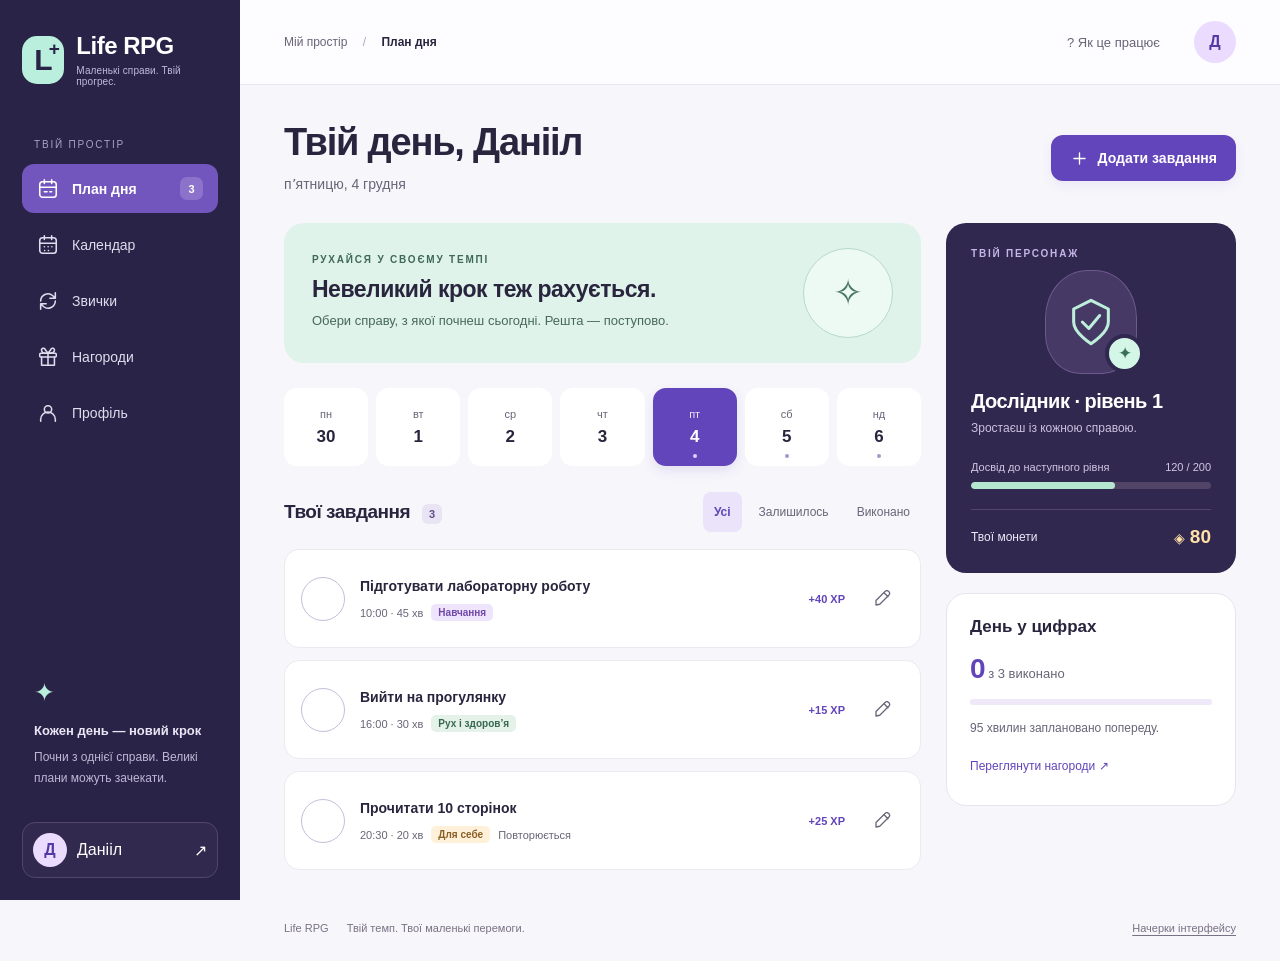
<file: pr3/app/index.html>
<!doctype html>
<html lang="uk">
<head><meta charset="utf-8"><meta name="viewport" content="width=device-width,initial-scale=1"><meta name="theme-color" content="#292347"><meta name="description" content="Life RPG — план дня, звички та власні нагороди за виконані справи."><title>Life RPG — твій план дня</title><link rel="stylesheet" href="styles.css"><script src="app.js" defer></script></head>
<body>
<a class="skip" href="#main">Перейти до вмісту</a>
<div class="app">
 <aside class="sidebar" aria-label="Головна навігація">
  <a class="brand" href="#today"><span class="brand-mark" aria-hidden="true">L<span>+</span></span><span>Life RPG<small>Маленькі справи. Твій прогрес.</small></span></a>
  <div class="nav-label">ТВІЙ ПРОСТІР</div>
  <nav id="nav"></nav>
  <div class="side-note"><span class="spark" aria-hidden="true">✦</span><strong>Кожен день — новий крок</strong><p>Почни з однієї справи. Великі плани можуть зачекати.</p></div>
  <button class="side-profile" data-view="profile"><span class="avatar" id="side-initial">Д</span><span id="side-name">Данііл</span><span aria-hidden="true">↗</span></button>
 </aside>
 <div class="workspace">
  <header class="topbar"><span class="breadcrumb">Мій простір <span>/</span> <strong id="crumb">План дня</strong></span><div class="top-actions"><button class="quiet help-button" id="help-btn" aria-label="Як користуватися Life RPG">? <span>Як це працює</span></button><button class="profile-dot" data-view="profile" aria-label="Відкрити профіль">Д</button></div></header>
  <main id="main" tabindex="-1"><div id="page"></div></main>
  <footer>Life RPG <span>Твій темп. Твої маленькі перемоги.</span><a href="wireframes.html">Начерки інтерфейсу</a></footer>
 </div>
</div>
<dialog id="task-dialog" aria-labelledby="task-dialog-title">
 <form id="task-form">
  <div class="dialog-head"><div><span class="eyebrow">ТВІЙ НАСТУПНИЙ КРОК</span><h2 id="task-dialog-title">Нове завдання</h2></div><button type="button" class="icon-button" data-close="task-dialog" aria-label="Закрити вікно">×</button></div>
  <label>Що хочеш зробити?<input id="task-title" name="title" aria-describedby="task-error" aria-invalid="false" required maxlength="100" placeholder="Наприклад, прочитати 10 сторінок" autocomplete="off"></label>
  <div class="form-row"><label>Дата<input type="date" name="date" id="task-date" required></label><label>Час<input type="time" name="time" value="10:00" required></label></div>
  <div class="form-row"><label>Тривалість, хв<input type="number" name="duration" value="30" min="5" max="480" step="5" required></label><label>Категорія<select name="category"><option value="study">Навчання</option><option value="work">Робота</option><option value="health">Рух і здоров’я</option><option value="personal">Для себе</option></select></label></div>
  <div class="form-row"><label>Повторення<select name="repeat"><option value="none">Не повторювати</option><option value="daily">Щодня</option><option value="weekdays">У будні</option></select></label><label>Складність<select name="difficulty" id="task-difficulty"><option value="easy">Невеликий крок</option><option value="medium" selected>Звичайна справа</option><option value="hard">Потребує зусиль</option></select></label></div>
  <div class="reward-preview" id="reward-preview">За виконання: +25 XP та +5 монет</div>
  <p class="form-error" id="task-error" role="alert"></p>
  <div class="dialog-actions"><button type="button" class="quiet" data-close="task-dialog">Скасувати</button><button class="primary" type="submit">Зберегти завдання</button></div>
 </form>
</dialog>
<dialog id="help-dialog" aria-labelledby="help-title"><div class="dialog-head"><h2 id="help-title">Твій день у Life RPG</h2><button class="icon-button" data-close="help-dialog" aria-label="Закрити підказку">×</button></div><ol class="help-list"><li><strong>Склади посильний план.</strong> Додай справу, час і тривалість.</li><li><strong>Виконай і познач.</strong> За кожне виконання отримаєш досвід та монети.</li><li><strong>Обери відпочинок.</strong> Обмінюй монети на власні нагороди.</li></ol><p class="muted">Це навчальна локальна версія. Дані зберігаються тільки в цьому браузері. Пароль і підключення до мережі не потрібні.</p><button class="primary full" data-close="help-dialog">Почати свій день</button></dialog>
<dialog id="delete-dialog" aria-labelledby="delete-title"><h2 id="delete-title">Видалити завдання?</h2><p>Завдання зникне з плану та майбутніх повторень. Уже отриманий досвід залишиться в історії.</p><div class="dialog-actions"><button class="quiet" data-close="delete-dialog">Залишити</button><button class="danger" id="confirm-delete">Видалити завдання</button></div></dialog>
<div id="toast" class="toast" role="status" aria-live="polite"></div>
<div id="storage-warning" class="storage-warning" hidden role="alert">Браузер не дозволив зберегти зміни. Не закривай сторінку, поки не ввімкнеш локальне сховище.</div>
</body></html>
</file>
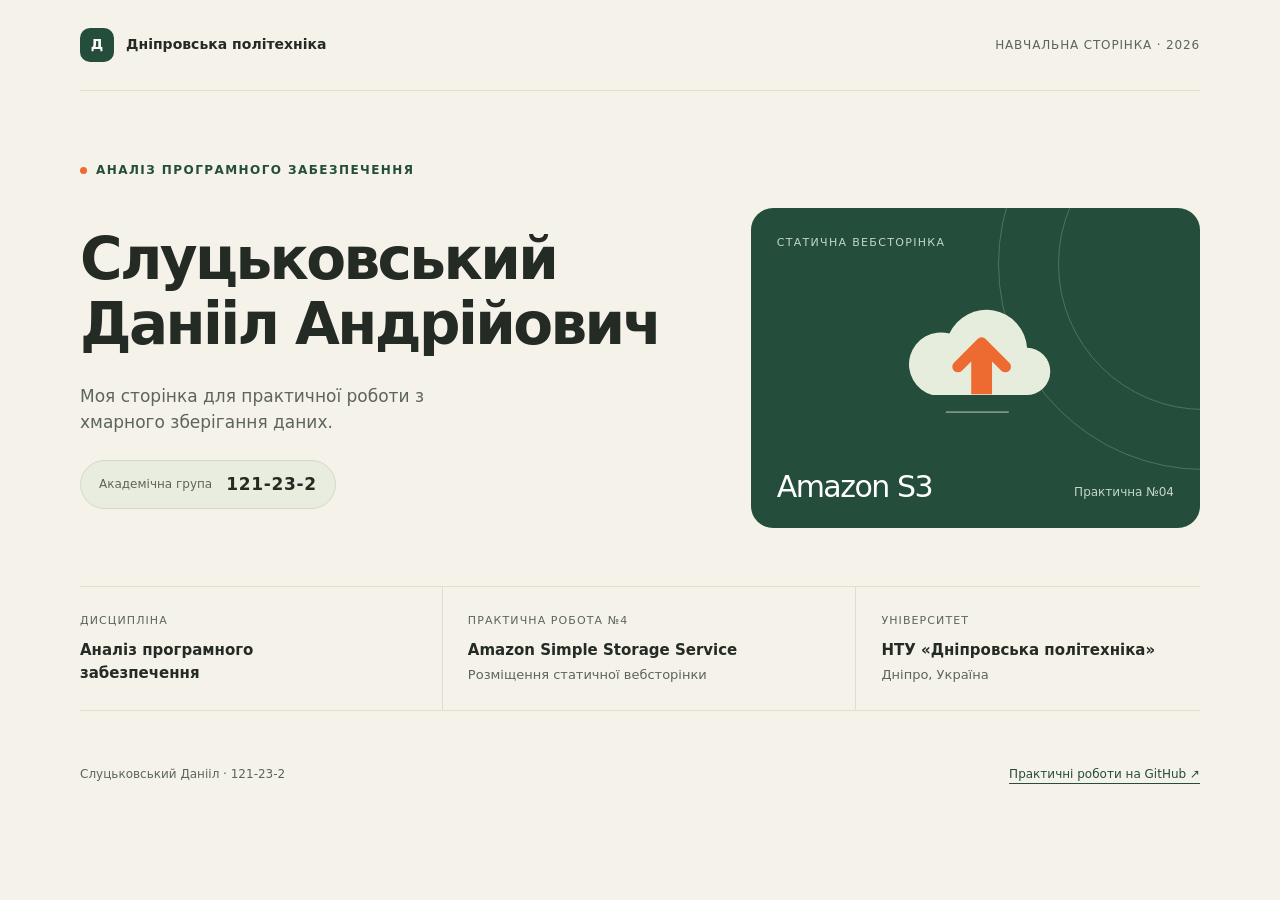
<file: pr4/site/index.html>
<!doctype html>
<html lang="uk">
<head>
  <meta charset="utf-8">
  <meta name="viewport" content="width=device-width, initial-scale=1">
  <meta name="description" content="Навчальна сторінка Слуцьковського Данііла Андрійовича, група 121-23-2. Аналіз програмного забезпечення.">
  <meta name="theme-color" content="#f5f2ea">
  <title>Слуцьковський Данііл | 121-23-2</title>
  <style>
    :root{color-scheme:light;--paper:#f5f2ea;--ink:#242a24;--muted:#5c655c;--line:#deded3;--orange:#ed6b31;--green:#254d3c}
    *{box-sizing:border-box}body{margin:0;background:var(--paper);color:var(--ink);font-family:system-ui,-apple-system,"Segoe UI",sans-serif;line-height:1.55}
    .wrap{width:min(1120px,calc(100% - 80px));margin:auto}header{display:flex;align-items:center;justify-content:space-between;gap:24px;padding:28px 0;border-bottom:1px solid var(--line)}
    .brand{display:flex;gap:12px;align-items:center;font-size:14px;font-weight:650}.mark{width:34px;height:34px;background:var(--green);display:grid;place-items:center;color:white;border-radius:10px}.term{font-size:12px;color:var(--muted);letter-spacing:.07em;text-transform:uppercase}
    main{padding:70px 0 54px}.kicker{display:flex;align-items:center;gap:9px;color:var(--green);font-size:12px;font-weight:700;letter-spacing:.12em;text-transform:uppercase}.dot{width:7px;height:7px;background:var(--orange);border-radius:50%}
    .hero{display:grid;grid-template-columns:1.35fr 1fr;gap:64px;align-items:center;margin:28px 0 58px}h1{font-size:clamp(36px,4.7vw,58px);font-weight:650;line-height:1.13;letter-spacing:-.045em;margin:0 0 25px}h1 span{display:block}.intro{font-size:17px;color:var(--muted);max-width:430px;margin:0 0 25px}.group{display:inline-flex;align-items:center;gap:14px;border:1px solid #d4d8ca;background:#e9eddf;border-radius:100px;padding:10px 18px}.group small{font-size:12px;color:var(--muted)}.group strong{font-size:17px;letter-spacing:.04em}
    .visual{position:relative;min-height:320px;background:var(--green);border-radius:22px;overflow:hidden;display:flex;flex-direction:column;justify-content:space-between;padding:26px;color:#fff}.visual:before,.visual:after{content:"";position:absolute;width:290px;height:290px;border:1px solid #52725e;border-radius:50%;right:-150px;top:-90px}.visual:after{width:410px;height:410px;right:-210px;top:-150px}.visual-top{font-size:11px;letter-spacing:.12em;color:#c4d6c6}.cloud{align-self:center;width:190px;height:142px;z-index:1}.visual-bottom{display:flex;justify-content:space-between;align-items:end;font-size:12px;color:#c4d6c6}.visual-bottom strong{font-size:30px;line-height:1;color:white;font-weight:500;letter-spacing:-.05em}
    .details{display:grid;grid-template-columns:1.05fr 1.2fr 1fr;border-top:1px solid var(--line);border-bottom:1px solid var(--line)}.detail{padding:25px 25px 25px 0}.detail+.detail{border-left:1px solid var(--line);padding-left:25px}.label{display:block;color:var(--muted);font-size:11px;text-transform:uppercase;letter-spacing:.1em;margin-bottom:10px}.value{font-size:15px;font-weight:600}.value em{font-style:normal;color:var(--muted);font-weight:400;display:block;font-size:13px;margin-top:3px}
    footer{display:flex;justify-content:space-between;align-items:center;gap:22px;color:var(--muted);font-size:12px;padding:0 0 30px}a{color:var(--green);text-underline-offset:5px}a:focus-visible{outline:3px solid var(--orange);outline-offset:6px;border-radius:2px}
    @media(max-width:700px){.wrap{width:calc(100% - 40px)}header{padding:21px 0}.brand{font-size:12px}.term{font-size:10px}main{padding:40px 0}.hero{grid-template-columns:1fr;gap:30px;margin:22px 0 35px}h1{font-size:clamp(32px,8vw,47px)}.intro{font-size:16px}.visual{min-height:250px;padding:22px}.cloud{height:110px}.details{grid-template-columns:1fr}.detail{padding:20px 0}.detail+.detail{border-left:0;border-top:1px solid var(--line);padding-left:0}footer{align-items:start;flex-direction:column;gap:10px}.kicker{font-size:10px;letter-spacing:.09em}}
  </style>
</head>
<body>
  <div class="wrap">
    <header>
      <div class="brand"><span class="mark" aria-hidden="true">Д</span>Дніпровська політехніка</div>
      <span class="term">Навчальна сторінка · 2026</span>
    </header>
    <main>
      <div class="kicker"><span class="dot" aria-hidden="true"></span>Аналіз програмного забезпечення</div>
      <div class="hero">
        <section aria-labelledby="student-name">
          <h1 id="student-name"><span>Слуцьковський</span><span>Данііл Андрійович</span></h1>
          <p class="intro">Моя сторінка для практичної роботи з хмарного зберігання даних.</p>
          <div class="group"><small>Академічна група</small><strong>121-23-2</strong></div>
        </section>
        <div class="visual" aria-hidden="true">
          <div class="visual-top">СТАТИЧНА ВЕБСТОРІНКА</div>
          <svg class="cloud" viewBox="0 0 200 150" fill="none">
            <path d="M55 111h99a25 25 0 0 0 1-50 43 43 0 0 0-82-15 33 33 0 0 0-18 65Z" fill="#e7eddc"/>
            <path d="M96 61h22v49H96z" fill="#ed6b31"/>
            <path d="m82 81 25-25 25 25" stroke="#ed6b31" stroke-width="12" stroke-linecap="round" stroke-linejoin="round"/>
            <path d="M70 129h65" stroke="#799681" stroke-width="2" stroke-linecap="round"/>
          </svg>
          <div class="visual-bottom"><strong>Amazon S3</strong><span>Практична №04</span></div>
        </div>
      </div>
      <section class="details" aria-label="Відомості про роботу">
        <div class="detail"><span class="label">Дисципліна</span><div class="value">Аналіз програмного<br>забезпечення</div></div>
        <div class="detail"><span class="label">Практична робота №4</span><div class="value">Amazon Simple Storage Service<em>Розміщення статичної вебсторінки</em></div></div>
        <div class="detail"><span class="label">Університет</span><div class="value">НТУ «Дніпровська політехніка»<em>Дніпро, Україна</em></div></div>
      </section>
    </main>
    <footer><span>Слуцьковський Данііл · 121-23-2</span><a href="https://github.com/dgdd11/-">Практичні роботи на GitHub ↗</a></footer>
  </div>
</body>
</html>
</file>
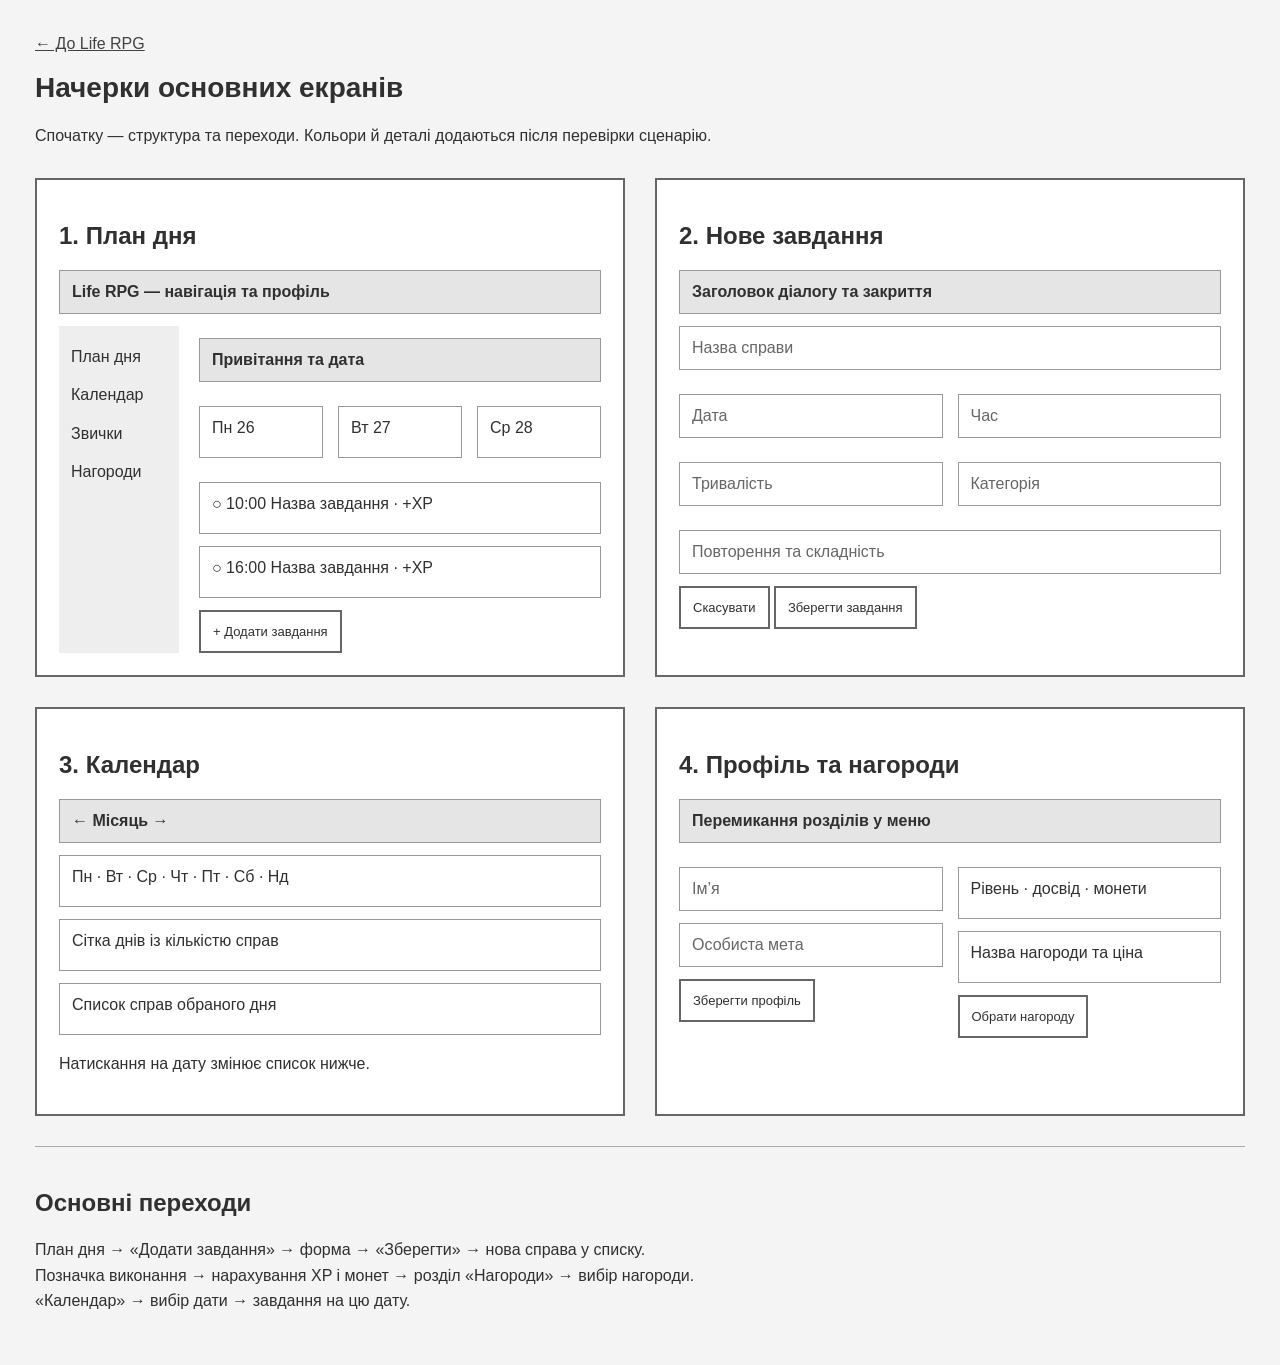
<file: pr3/app/wireframes.html>
<!doctype html><html lang="uk"><head><meta charset="utf-8"><meta name="viewport" content="width=device-width,initial-scale=1"><title>Life RPG — начерки інтерфейсу</title><style>*{box-sizing:border-box}body{font-family:Arial,sans-serif;background:#f4f4f4;color:#303030;margin:0;padding:35px}h1{font-size:28px}p{line-height:1.6}a{color:#424242}.grid{display:grid;grid-template-columns:1fr 1fr;gap:30px;max-width:1400px;margin:30px auto}.screen{background:#fff;border:2px solid #666;padding:22px;min-height:390px}.bar,.box,.field{border:1px solid #999;padding:12px;margin:12px 0}.bar{background:#e5e5e5;font-weight:bold}.layout{display:grid;grid-template-columns:120px 1fr;gap:20px}.side{background:#eee;padding:12px;line-height:2.4}.box{min-height:52px}.button{display:inline-block;border:2px solid #666;padding:12px;font-size:13px}.field{color:#666}.row{display:flex;gap:15px}.row>*{flex:1}.line{height:8px;background:#ddd;margin:14px 0}.steps{border-top:1px solid #aaa;padding-top:22px;max-width:1400px;margin:auto}@media(max-width:750px){body{padding:20px}.grid{grid-template-columns:1fr}.layout{grid-template-columns:90px 1fr;gap:10px}}</style></head><body><a href="index.html">← До Life RPG</a><h1>Начерки основних екранів</h1><p>Спочатку — структура та переходи. Кольори й деталі додаються після перевірки сценарію.</p><main class="grid"><section class="screen"><h2>1. План дня</h2><div class="bar">Life RPG — навігація та профіль</div><div class="layout"><div class="side">План дня<br>Календар<br>Звички<br>Нагороди</div><div><div class="bar">Привітання та дата</div><div class="row"><div class="box">Пн 26</div><div class="box">Вт 27</div><div class="box">Ср 28</div></div><div class="box">○ 10:00 Назва завдання · +XP</div><div class="box">○ 16:00 Назва завдання · +XP</div><span class="button">+ Додати завдання</span></div></div></section><section class="screen"><h2>2. Нове завдання</h2><div class="bar">Заголовок діалогу та закриття</div><div class="field">Назва справи</div><div class="row"><div class="field">Дата</div><div class="field">Час</div></div><div class="row"><div class="field">Тривалість</div><div class="field">Категорія</div></div><div class="field">Повторення та складність</div><span class="button">Скасувати</span> <span class="button">Зберегти завдання</span></section><section class="screen"><h2>3. Календар</h2><div class="bar">← Місяць →</div><div class="box">Пн · Вт · Ср · Чт · Пт · Сб · Нд</div><div class="box">Сітка днів із кількістю справ</div><div class="box">Список справ обраного дня</div><p>Натискання на дату змінює список нижче.</p></section><section class="screen"><h2>4. Профіль та нагороди</h2><div class="bar">Перемикання розділів у меню</div><div class="row"><div><div class="field">Ім’я</div><div class="field">Особиста мета</div><span class="button">Зберегти профіль</span></div><div><div class="box">Рівень · досвід · монети</div><div class="box">Назва нагороди та ціна</div><span class="button">Обрати нагороду</span></div></div></section></main><section class="steps"><h2>Основні переходи</h2><p>План дня → «Додати завдання» → форма → «Зберегти» → нова справа у списку.<br>Позначка виконання → нарахування XP і монет → розділ «Нагороди» → вибір нагороди.<br>«Календар» → вибір дати → завдання на цю дату.</p></section></body></html>
</file>
<file: pr3/app/styles.css>
@charset "UTF-8";
:root{--ink:#29253e;--muted:#696477;--purple:#6245ba;--purple-dark:#4f329e;--lavender:#ece6fa;--mint:#dff3eb;--peach:#fff0dd;--line:#e8e4ef;--paper:#f7f6fb;--white:#fff;--radius:20px;font-family:"Segoe UI",Arial,sans-serif;color:var(--ink);background:var(--paper);font-synthesis:none}
*{box-sizing:border-box}body{margin:0}button,input,select{font:inherit}button,a,input,select{-webkit-tap-highlight-color:transparent}button{cursor:pointer}button{min-height:44px}a{color:inherit}button:disabled{cursor:not-allowed}button:focus-visible,a:focus-visible,input:focus-visible,select:focus-visible{outline:3px solid #9571e6;outline-offset:4px}h1,h2,h3,p{margin-top:0}h1{font-size:clamp(28px,3vw,38px);font-weight:750;letter-spacing:-1.2px;margin-bottom:9px}h2{font-size:23px;letter-spacing:-.5px}h3{font-size:17px}p{line-height:1.6}svg{width:22px;height:22px;fill:none;stroke:currentColor;stroke-width:1.7;stroke-linecap:round;stroke-linejoin:round;flex-shrink:0}.skip{position:fixed;top:-100px;left:16px;background:#fff;padding:14px;z-index:30}.skip:focus{top:10px}.app{display:grid;grid-template-columns:240px minmax(0,1fr);min-height:100vh}.sidebar{position:sticky;top:0;height:100vh;display:flex;flex-direction:column;background:#292347;color:#d8d4ea;padding:32px 22px 22px}.brand{display:flex;gap:12px;align-items:center;text-decoration:none;color:#fff;font-size:24px;font-weight:750;letter-spacing:-.5px}.brand small{display:block;font-size:10px;letter-spacing:.1px;font-weight:400;color:#c1b9db;margin-top:5px}.brand-mark{background:#b9efdc;color:#292347;border-radius:15px;width:44px;height:48px;display:grid;place-items:center;position:relative;font-size:30px}.brand-mark span{position:absolute;font-size:19px;top:2px;right:5px}.nav-label{font-size:10px;letter-spacing:1.8px;color:#aba1c7;margin:52px 0 14px 12px}.nav-item{display:flex;gap:13px;align-items:center;color:#e0dced;background:none;border:0;padding:13px 15px;border-radius:12px;width:100%;text-align:left;margin-bottom:7px;font-size:14px;min-height:49px}.nav-item.active{background:#7256bd;color:#fff;font-weight:650}.nav-item:hover{background:#3e335f}.nav-item.active:hover{background:#7256bd}.nav-item .nav-count{margin-left:auto;display:grid;place-items:center;min-width:23px;height:23px;border-radius:7px;background:#8c72cb;color:white;font-size:11px}.side-note{margin-top:auto;padding:22px 12px 32px}.spark{font-size:25px;color:#b9efdc;display:block;margin-bottom:14px}.side-note strong{font-size:13px;color:#eae6f5}.side-note p{color:#c0b7d5;font-size:12px;margin:8px 0 0;line-height:1.8}.side-profile{border:1px solid #52456f;background:#32294f;color:white;border-radius:13px;display:flex;align-items:center;gap:10px;width:100%;padding:10px}.side-profile>span:last-child{margin-left:auto}.avatar,.profile-dot{background:#eadbff;color:#5638a4;border-radius:50%;display:grid;place-items:center;font-weight:700}.avatar{height:34px;width:34px}.profile-dot{border:none;width:42px;height:42px;min-height:42px}.workspace{min-width:0}.topbar{height:85px;border-bottom:1px solid var(--line);display:flex;align-items:center;justify-content:space-between;padding:0 44px;background:#ffffffb8}.breadcrumb{font-size:12px;color:var(--muted)}.breadcrumb span{padding:0 12px;color:#aea6bc}.breadcrumb strong{color:var(--ink);font-weight:600}.top-actions{display:flex;align-items:center;gap:19px}.quiet{color:var(--muted);border:0;background:transparent;padding:10px 15px;border-radius:10px}.quiet:hover{background:var(--lavender);color:var(--purple)}.help-button{font-size:13px}.help-button:first-letter{font-weight:700}main{padding:36px 44px 32px;max-width:1600px;margin:auto;min-height:calc(100vh - 145px)}.page-heading{display:flex;align-items:center;justify-content:space-between;gap:20px;margin-bottom:28px}.subtitle{font-size:14px;color:var(--muted);margin-bottom:0}.primary{display:inline-flex;align-items:center;justify-content:center;gap:9px;min-height:46px;background:var(--purple);color:#fff;border:0;border-radius:12px;padding:12px 19px;font-size:14px;font-weight:600;box-shadow:0 4px 12px #6245ba15;white-space:nowrap}.primary:hover{background:var(--purple-dark)}.primary svg{width:19px;height:19px}.dashboard{display:grid;grid-template-columns:minmax(0,1fr) 290px;gap:25px}.hero{background:var(--mint);border-radius:var(--radius);padding:25px 28px;min-height:139px;display:flex;justify-content:space-between;align-items:center;position:relative;overflow:hidden;margin-bottom:25px}.hero .eyebrow{color:#3f6859}.eyebrow{font-size:10px;letter-spacing:1.8px;font-weight:750;color:var(--purple);display:block;margin-bottom:11px}.hero h2{font-size:23px;margin-bottom:8px;max-width:390px}.hero p{color:#48685b;font-size:13px;max-width:390px;margin-bottom:0}.hero-emblem{height:90px;width:90px;min-width:90px;border:1px solid #b5daca;border-radius:50%;display:grid;place-items:center;margin-left:20px;background:#edfaf4;color:#49735e;font-size:36px;font-family:Georgia,serif}.week-strip{display:grid;grid-template-columns:repeat(7,1fr);gap:8px;margin-bottom:26px}.day{border:1px solid transparent;background:#fff;color:var(--muted);display:flex;flex-direction:column;align-items:center;justify-content:center;gap:7px;padding:11px 0 10px;border-radius:13px;min-height:78px;position:relative}.day span{font-size:11px}.day strong{font-size:17px;font-weight:650;color:var(--ink)}.day.active{background:var(--purple);color:#ece6fa;box-shadow:0 5px 12px #6245ba20}.day.active strong{color:#fff}.day .dot{width:4px;height:4px;border-radius:50%;background:#a895cb;position:absolute;bottom:7px}.day.active .dot{background:#ddd1ff}.section-heading{display:flex;align-items:center;justify-content:space-between;margin-bottom:17px;gap:12px}.section-heading h2{font-size:19px;margin:0}.section-heading .count{font-size:11px;background:#e9e4f4;color:#614d85;border-radius:6px;padding:4px 7px;margin-left:7px}.filters{display:flex;gap:6px;flex-wrap:wrap}.filter{border:0;background:transparent;color:var(--muted);border-radius:8px;padding:8px 11px;font-size:12px;min-height:40px}.filter.active{background:#eae3fa;color:var(--purple);font-weight:650}.task-list{display:grid;gap:12px}.task{background:#fff;border:1px solid #ece9f1;border-radius:15px;display:flex;align-items:center;gap:15px;padding:17px 16px;min-height:99px;transition:background .15s}.task.done{background:#f0f7f3;border-color:#deebe3}.check{border:1.5px solid #c7bddb;background:#fff;border-radius:50%;width:44px;height:44px;min-width:44px;display:grid;place-items:center;color:#fff;min-height:44px}.check:hover{border-color:var(--purple);background:#f0eafa}.check.checked{background:#458667;border-color:#458667}.check.checked:hover{background:#337453}.check svg{width:19px;height:19px}.task-info{min-width:0;flex:1}.task-name{display:block;line-height:1.5;font-weight:650;font-size:14px;overflow-wrap:anywhere}.done .task-name{color:#607a6b;text-decoration:line-through}.task-meta{margin-top:7px;display:flex;align-items:center;gap:8px;flex-wrap:wrap;font-size:11px;color:var(--muted)}.category{border-radius:5px;padding:3px 7px;font-size:10px;font-weight:600}.cat-study{background:#eee5fc;color:#7147a8}.cat-work{background:#e3ecfc;color:#3a639b}.cat-health{background:#e4f2e9;color:#37684d}.cat-personal{background:#fff0da;color:#895f24}.task-xp{font-size:11px;color:var(--purple);font-weight:650;white-space:nowrap;padding-left:5px}.icon-button{display:inline-flex;align-items:center;justify-content:center;border:0;border-radius:10px;background:transparent;color:var(--muted);width:44px;height:44px;min-width:44px;font-size:25px}.icon-button:hover{background:var(--lavender);color:var(--purple)}.icon-button svg{width:18px;height:18px}.character{background:#30284e;border-radius:var(--radius);padding:25px;color:#eee9fa}.character .eyebrow{color:#c5b5e9}.character h2{color:#fff;margin:16px 0 6px;font-size:20px}.character p{color:#ccc1df;font-size:12px}.character-visual{background:#463966;width:92px;height:104px;border:1px solid #6d598e;border-radius:46% 46% 38% 38%;margin:4px auto 15px;display:grid;place-items:center;position:relative}.character-visual svg{width:52px;height:52px;color:#beefda;stroke-width:1.4}.character-visual:after{content:'✦';position:absolute;right:-8px;bottom:0;background:#d3f6e6;border:4px solid #30284e;color:#3b7058;border-radius:50%;width:31px;height:31px;display:grid;place-items:center;font-size:17px}.progress-label{display:flex;justify-content:space-between;font-size:11px;margin-top:22px;color:#d2c6e5}.progress{height:7px;background:#514466;border-radius:8px;overflow:hidden;margin:9px 0 20px}.progress>span{display:block;height:100%;background:#b5e6cf;border-radius:8px}.coin-row{border-top:1px solid #554669;padding-top:16px;display:flex;align-items:center;justify-content:space-between;font-size:12px}.coin-value{font-size:19px;font-weight:700;color:#ffe0a8}.coin-value span{font-size:14px;margin-right:5px}.daily-summary{background:#fff;border:1px solid var(--line);padding:23px;border-radius:var(--radius);margin-top:20px}.daily-summary h3{margin:0 0 16px}.summary-big{font-size:28px;font-weight:750;color:var(--purple);letter-spacing:-1px}.summary-big span{font-size:13px;font-weight:400;color:var(--muted);letter-spacing:0}.mini-progress{background:#eee8f8;height:6px;border-radius:9px;margin:14px 0}.mini-progress span{background:#8f77cb;height:100%;display:block;border-radius:9px}.daily-summary p{font-size:12px;color:var(--muted);margin-bottom:0}.small-link{background:none;border:0;color:var(--purple);padding:12px 0 0;text-align:left;font-size:12px}.empty{background:#fff;border:1px dashed #cfc4e2;border-radius:16px;padding:38px 20px;text-align:center}.empty h3{font-size:17px}.empty p{color:var(--muted);font-size:13px}.empty .primary{margin-top:7px}footer{padding:15px 44px 22px;display:flex;align-items:center;gap:18px;color:#797184;font-size:11px}footer span{flex:1}footer a{text-underline-offset:3px;line-height:2}.view-card{border-radius:var(--radius);background:#fff;border:1px solid var(--line);padding:25px}.calendar-controls{display:flex;align-items:center;gap:10px}.calendar-controls strong{font-size:17px;min-width:170px;text-align:center}.calendar{display:grid;grid-template-columns:repeat(7,1fr);gap:1px;background:var(--line);border:1px solid var(--line);border-radius:15px;overflow:hidden;margin:22px 0 28px}.cal-label{text-align:center;font-size:12px;background:#f3effa;padding:12px}.cal-day{border:0;background:#fff;min-height:94px;padding:12px 8px;display:flex;flex-direction:column;align-items:flex-start;justify-content:flex-start;color:var(--ink);gap:9px}.cal-day.blank{background:#f6f5f9;cursor:default}.cal-day.selected{background:#eee6ff;outline:2px solid var(--purple);outline-offset:-2px}.cal-day.today strong{background:var(--purple);border-radius:50%;color:white;display:grid;place-items:center;width:27px;height:27px;margin-top:-4px}.cal-count{font-size:10px;color:var(--muted)}.rewards-grid{display:grid;grid-template-columns:repeat(3,minmax(0,1fr));gap:20px;margin:28px 0}.reward-card{background:#fff;border:1px solid var(--line);border-radius:19px;padding:25px}.reward-illustration{background:var(--peach);height:110px;display:grid;place-items:center;border-radius:12px;color:#875b29;font-size:44px;margin-bottom:20px}.reward-card:nth-child(2) .reward-illustration{background:var(--mint);color:#49715d}.reward-card:nth-child(3) .reward-illustration{background:var(--lavender);color:var(--purple)}.reward-card h2{font-size:19px}.reward-card p{font-size:13px;color:var(--muted);min-height:42px}.reward-footer{display:flex;align-items:center;justify-content:space-between;gap:8px;margin-top:20px}.reward-price{font-weight:700;font-size:14px;color:#805b28}.reward-footer button{font-size:12px;padding:10px 13px}.primary:disabled{background:#ebe7f2;color:#766a8b;box-shadow:none}.purchase{display:flex;align-items:center;justify-content:space-between;padding:14px 0;border-top:1px solid var(--line);gap:15px}.purchase span{font-size:13px}.purchase small{display:block;color:var(--muted);margin-top:5px}.balance-banner{background:#30284e;color:white;border-radius:18px;padding:22px 25px;display:flex;justify-content:space-between;align-items:center}.balance-banner strong{font-size:27px;color:#ffe0a8}.balance-banner p{font-size:13px;margin:5px 0 0;color:#ddd3ee}.profile-layout{display:grid;grid-template-columns:1fr 1fr;gap:22px}.profile-layout form{max-width:580px}.profile-layout h3{margin-bottom:20px}.profile-large{width:80px;height:80px;font-size:34px;margin-bottom:22px}.stat-grid{display:grid;grid-template-columns:repeat(2,1fr);gap:15px}.stat{background:#f2edfa;padding:22px;border-radius:13px}.stat strong{font-size:28px;color:var(--purple);display:block}.stat span{font-size:12px;color:var(--muted)}.note{color:var(--muted);font-size:12px;margin-top:20px}.habit-intro{background:var(--peach);padding:22px 25px;border-radius:18px;color:#705333;margin-bottom:25px;font-size:14px}.habit-intro p{margin:0}label{display:block;font-size:13px;font-weight:600;margin-bottom:17px}input,select{display:block;width:100%;min-width:0;border:1px solid #d8d0e5;border-radius:10px;min-height:46px;padding:11px 12px;background:white;color:var(--ink);margin-top:8px;font-size:14px}input:focus,select:focus{border-color:var(--purple)}.form-row{display:grid;grid-template-columns:1fr 1fr;gap:17px}.reward-preview{background:var(--mint);border-radius:10px;padding:13px 15px;font-size:12px;color:#38624e}.form-error{color:#a33449;font-size:13px;margin:10px 0 0}.danger{background:#a4394d;color:#fff;border:0;padding:12px 16px;border-radius:10px}.dialog-actions{display:flex;justify-content:flex-end;gap:10px;margin-top:23px}.dialog-head{display:flex;align-items:flex-start;justify-content:space-between;gap:15px;margin-bottom:23px}.dialog-head h2{margin-bottom:0}.dialog-head .icon-button{margin:-8px -8px 0 0}dialog{border:0;border-radius:22px;box-shadow:0 24px 90px #21133338;width:min(540px,calc(100% - 28px));padding:30px;max-height:calc(100dvh - 30px);overflow:auto;color:var(--ink)}dialog::backdrop{background:#24173e80;backdrop-filter:blur(4px)}.full{width:100%}.muted{font-size:13px;color:var(--muted)}.help-list{padding-left:22px;font-size:14px}.help-list li{line-height:1.7;padding-left:6px;margin-bottom:18px}.help-list strong{display:block}.toast{position:fixed;bottom:25px;left:50%;transform:translate(-50%,25px);opacity:0;pointer-events:none;background:#292347;color:#fff;border-radius:13px;padding:15px 22px;box-shadow:0 8px 24px #29234730;z-index:15;font-size:13px;transition:opacity .18s,transform .18s;max-width:min(580px,calc(100vw - 24px));text-align:center}.toast.show{opacity:1;transform:translate(-50%,0)}.storage-warning{position:fixed;bottom:0;background:#a4394d;color:#fff;padding:12px;width:100%;font-size:13px;text-align:center;z-index:20}
@media(min-width:1450px){main{padding-top:45px}.dashboard{grid-template-columns:minmax(0,1fr) 320px}.hero{min-height:160px}.task{min-height:108px}}
@media(max-width:1150px){.app{grid-template-columns:205px minmax(0,1fr)}.sidebar{padding:28px 14px}.brand{font-size:22px}.brand small{font-size:9px}.brand-mark{width:38px;height:43px}.topbar{padding:0 26px}main{padding:30px 26px}.dashboard{grid-template-columns:minmax(0,1fr) 245px;gap:18px}.hero{padding:23px}.hero-emblem{display:none}.character{padding:22px}.task{gap:10px;padding:15px 12px}.task-xp{display:none}footer{padding-left:26px;padding-right:26px}.rewards-grid{gap:13px}.reward-card{padding:20px}.reward-footer{flex-direction:column;align-items:stretch}.profile-layout{grid-template-columns:1fr}}
@media(max-width:900px){.dashboard{grid-template-columns:1fr}.right-column{display:grid;grid-template-columns:1fr 1fr;gap:18px}.character-visual{display:none}.daily-summary{margin-top:0}.character h2{margin-top:0}.character p{margin-bottom:0}.progress-label{margin-top:15px}.nav-item{font-size:13px}.cal-count{font-size:9px}}
@media(max-width:680px){.app{display:block}.sidebar{height:auto;position:static;display:block;padding:18px 19px 0}.brand{font-size:23px}.brand small{font-size:10px}.brand-mark{height:41px;width:38px}.nav-label,.side-note,.side-profile{display:none}.sidebar nav{display:flex;justify-content:space-between;gap:2px;margin-top:18px}.nav-item{flex:1;flex-direction:column;justify-content:center;gap:6px;font-size:10px;padding:10px 4px;min-height:62px;border-radius:11px 11px 0 0;margin-bottom:0}.nav-item svg{width:21px;height:21px}.nav-count{display:none!important}.topbar{height:58px;padding:0 20px}.help-button span{display:none}.top-actions{gap:9px}.help-button{font-size:18px}.profile-dot{width:34px;height:34px;min-height:34px}.breadcrumb{font-size:11px}main{padding:25px 18px}.page-heading{align-items:flex-start;margin-bottom:23px}.page-heading h1{font-size:28px}.page-heading .primary{font-size:0;width:46px;height:46px;padding:12px}.page-heading .primary svg{width:23px;height:23px}.subtitle{font-size:12px}.hero{padding:22px;min-height:130px;margin-bottom:21px}.hero h2{font-size:21px}.hero p{font-size:12px}.week-strip{gap:5px;margin-bottom:24px}.day{min-height:70px;border-radius:11px}.day span{font-size:10px}.day strong{font-size:16px}.section-heading{align-items:flex-start;flex-direction:column;gap:12px}.section-heading h2{font-size:19px}.filter{min-height:44px}.filters{gap:6px}.task{gap:10px;padding:15px 11px}.task-name{font-size:13px}.task-meta{font-size:10px;gap:6px}.task .icon-button{width:38px;min-width:38px;min-height:44px}.right-column{grid-template-columns:1fr 1fr;gap:12px}.character,.daily-summary{padding:19px 16px;border-radius:16px}.character .eyebrow{font-size:9px}.character h2{font-size:17px}.character p{font-size:10px}.progress-label{font-size:9px}.coin-row{font-size:10px}.coin-value{font-size:17px}.daily-summary h3{font-size:15px}.summary-big{font-size:25px}.summary-big span{font-size:10px}.daily-summary p,.small-link{font-size:11px}.dashboard{gap:20px}.rewards-grid{grid-template-columns:1fr}.reward-card{display:grid;grid-template-columns:74px 1fr;gap:0 17px}.reward-illustration{grid-row:1/4;width:74px;height:85px;font-size:32px;margin:0}.reward-card h2{font-size:17px;margin:0 0 6px}.reward-card p{min-height:0;margin:0}.reward-footer{flex-direction:row;align-items:center;margin-top:12px;grid-column:2}.calendar-controls strong{font-size:14px;min-width:110px}.calendar-controls{gap:0}.cal-day{min-height:74px;padding:10px 5px}.cal-count{font-size:8px}.calendar{margin-top:16px}.view-card{padding:20px}.balance-banner{padding:20px}.balance-banner strong{font-size:23px}.balance-banner p{font-size:11px}.balance-banner>div:first-child{font-size:13px}.purchase{align-items:flex-start}.purchase .quiet{padding:7px;font-size:11px}.form-row{gap:12px}dialog{padding:25px 21px}.dialog-head h2{font-size:21px}.dialog-actions .primary{font-size:13px;padding:12px 14px}footer{padding:12px 18px 20px;gap:10px;flex-wrap:wrap;font-size:10px}footer span{flex:auto}.profile-layout{gap:18px}.stat-grid{gap:12px}.stat{padding:18px}}
@media(prefers-reduced-motion:reduce){*{animation:none!important;transition:none!important;scroll-behavior:auto!important}}
.reward-illustration svg{width:48px;height:48px;stroke-width:1.4}@media(max-width:680px){.reward-illustration svg{width:36px;height:36px}}

/* Уточнення мобільної доступності після UX-аналізу. */
@media(max-width:680px){.task-meta{font-size:12px}.category{font-size:11px}.task-name{font-size:14px}.profile-dot{width:44px;height:44px;min-height:44px}.task .icon-button{width:44px;min-width:44px;min-height:44px}.nav-item{font-size:11px}}
</file>
